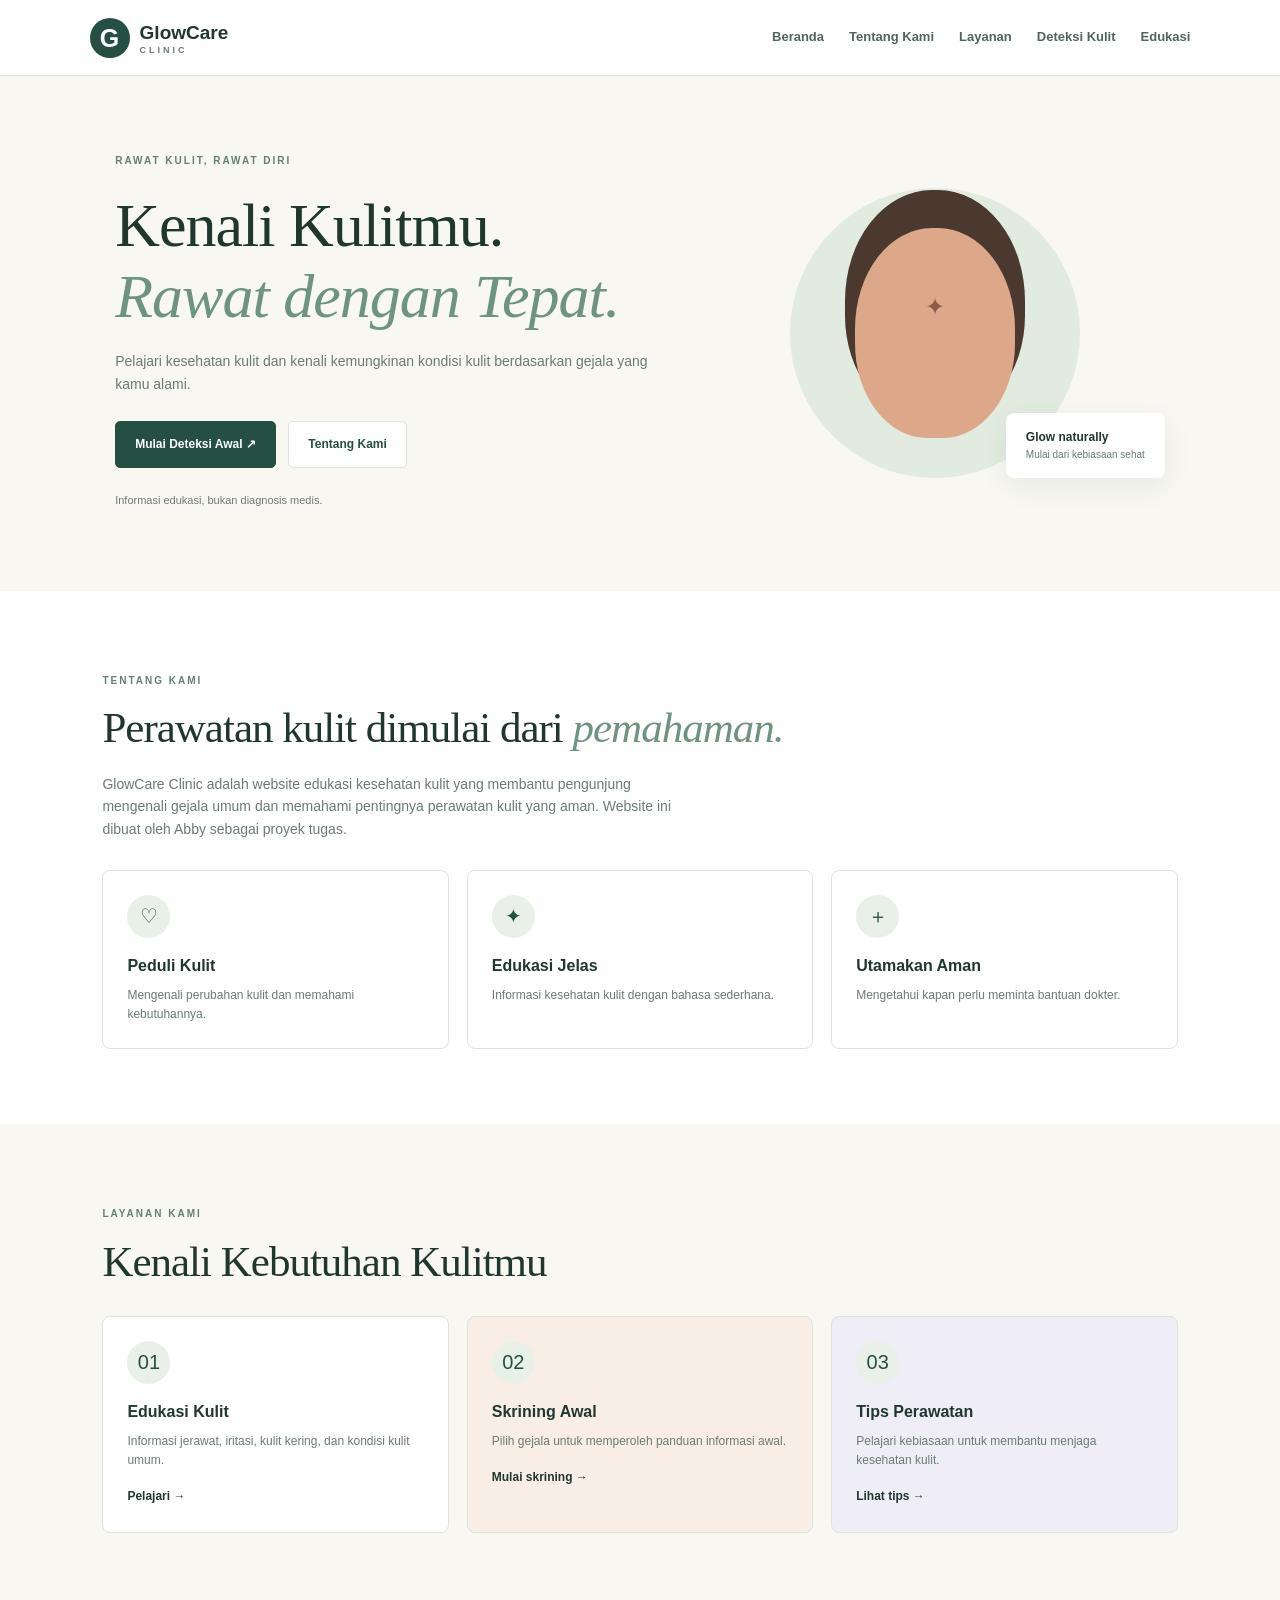
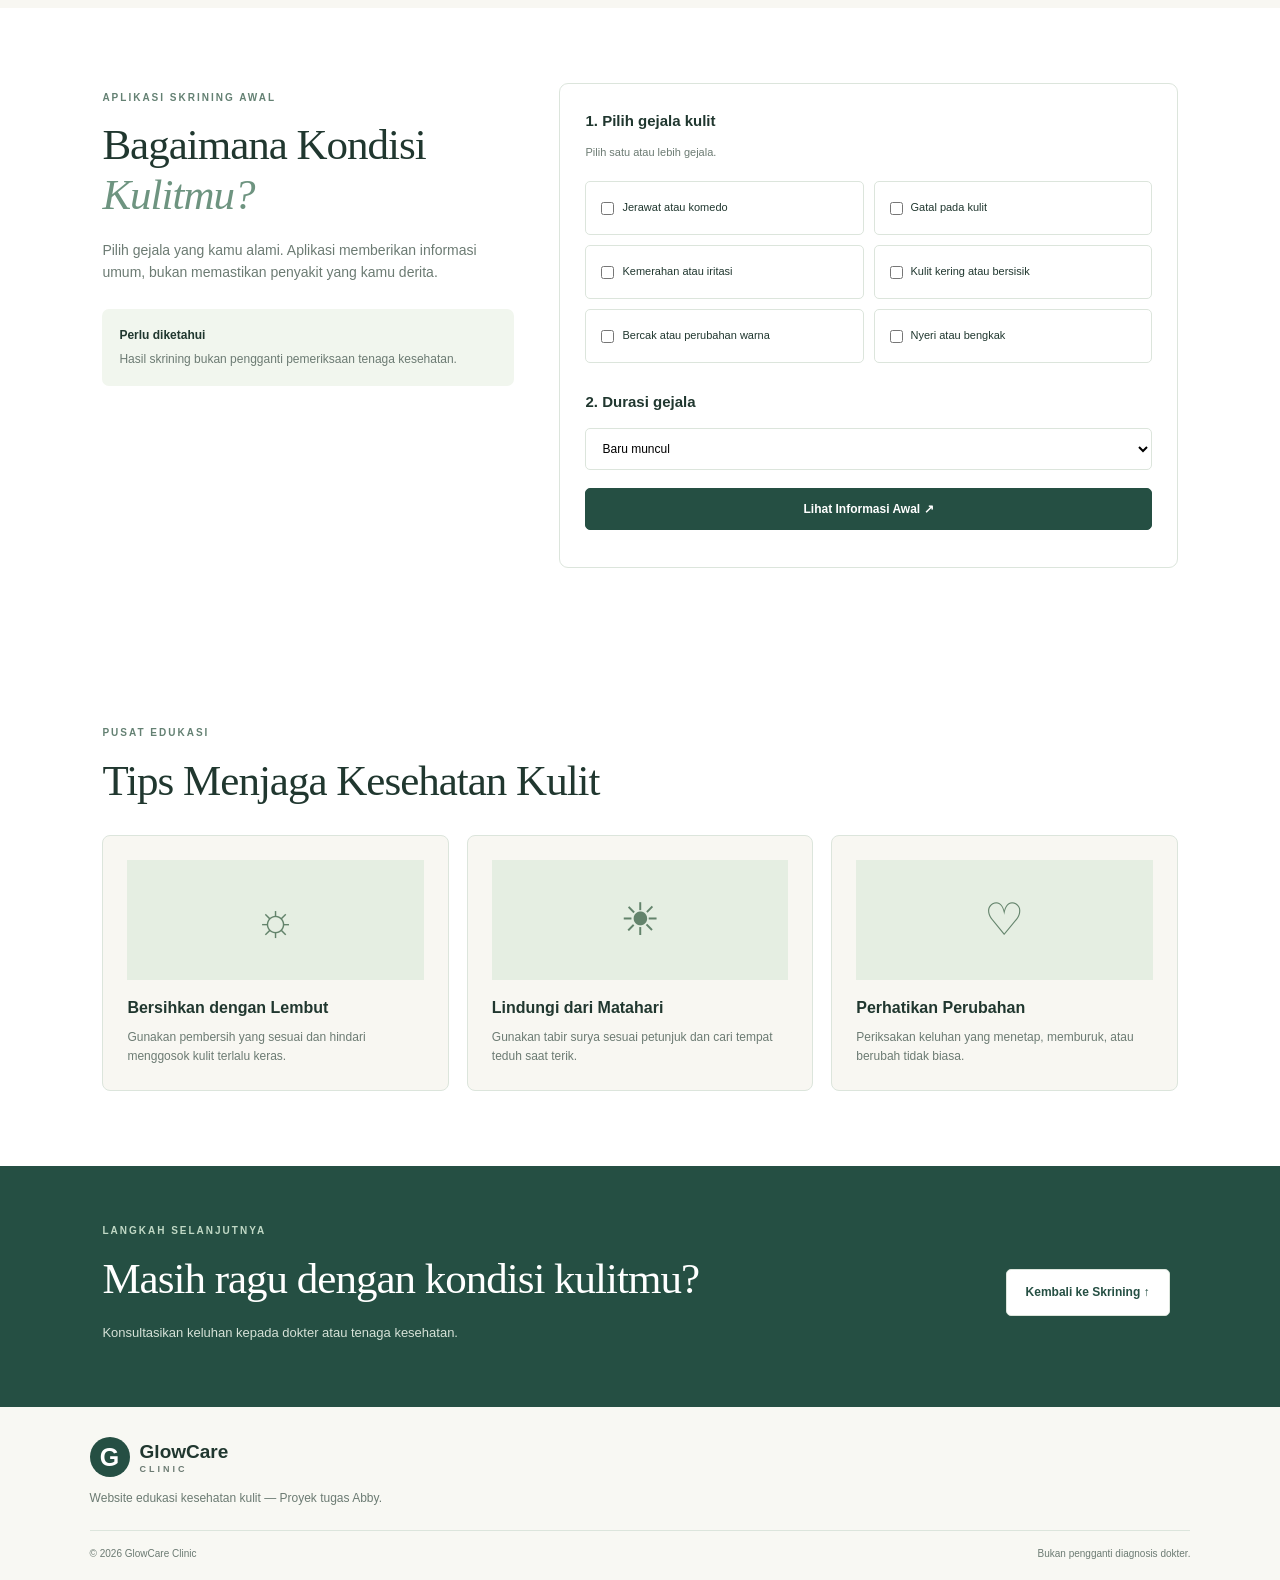
<file: index.html>
<!DOCTYPE html>
<html lang="id">
<head>
  <meta charset="UTF-8">
  <meta name="viewport" content="width=device-width, initial-scale=1.0">
  <meta name="description" content="GlowCare Clinic, website edukasi dan skrining awal kesehatan kulit.">
  <title>GlowCare Clinic | Kesehatan Kulit</title>
  <link rel="stylesheet" href="style.css">
</head>
<body>

<header class="header">
  <a href="#beranda" class="brand">
    <span class="logo">G</span>
    <span>GlowCare <small>CLINIC</small></span>
  </a>

  <button class="menu-toggle" id="menuToggle" aria-label="Buka menu">☰</button>

  <nav id="navMenu">
    <a href="#beranda">Beranda</a>
    <a href="#tentang">Tentang Kami</a>
    <a href="#layanan">Layanan</a>
    <a href="#deteksi">Deteksi Kulit</a>
    <a href="#edukasi">Edukasi</a>
  </nav>
</header>

<main>
  <section class="hero" id="beranda">
    <div class="hero-text">
      <span class="eyebrow">RAWAT KULIT, RAWAT DIRI</span>
      <h1>Kenali Kulitmu.<br><em>Rawat dengan Tepat.</em></h1>
      <p>
        Pelajari kesehatan kulit dan kenali kemungkinan kondisi kulit
        berdasarkan gejala yang kamu alami.
      </p>
      <a href="#deteksi" class="btn">Mulai Deteksi Awal ↗</a>
      <a href="#tentang" class="btn btn-light">Tentang Kami</a>
      <p class="note">Informasi edukasi, bukan diagnosis medis.</p>
    </div>

    <div class="hero-visual" aria-label="Ilustrasi perawatan kulit">
      <div class="circle"></div>
      <div class="face">✦</div>
      <div class="floating-card">
        <strong>Glow naturally</strong>
        <span>Mulai dari kebiasaan sehat</span>
      </div>
    </div>
  </section>

  <section class="section" id="tentang">
    <span class="eyebrow">TENTANG KAMI</span>
    <h2>Perawatan kulit dimulai dari <em>pemahaman.</em></h2>
    <p class="description">
      GlowCare Clinic adalah website edukasi kesehatan kulit yang membantu
      pengunjung mengenali gejala umum dan memahami pentingnya perawatan
      kulit yang aman. Website ini dibuat oleh Abby sebagai proyek tugas.
    </p>

    <div class="cards">
      <article class="card">
        <div class="symbol">♡</div>
        <h3>Peduli Kulit</h3>
        <p>Mengenali perubahan kulit dan memahami kebutuhannya.</p>
      </article>
      <article class="card">
        <div class="symbol">✦</div>
        <h3>Edukasi Jelas</h3>
        <p>Informasi kesehatan kulit dengan bahasa sederhana.</p>
      </article>
      <article class="card">
        <div class="symbol">＋</div>
        <h3>Utamakan Aman</h3>
        <p>Mengetahui kapan perlu meminta bantuan dokter.</p>
      </article>
    </div>
  </section>

  <section class="section services" id="layanan">
    <span class="eyebrow">LAYANAN KAMI</span>
    <h2>Kenali Kebutuhan Kulitmu</h2>

    <div class="cards">
      <article class="card">
        <div class="symbol">01</div>
        <h3>Edukasi Kulit</h3>
        <p>Informasi jerawat, iritasi, kulit kering, dan kondisi kulit umum.</p>
        <a href="#edukasi">Pelajari →</a>
      </article>
      <article class="card">
        <div class="symbol">02</div>
        <h3>Skrining Awal</h3>
        <p>Pilih gejala untuk memperoleh panduan informasi awal.</p>
        <a href="#deteksi">Mulai skrining →</a>
      </article>
      <article class="card">
        <div class="symbol">03</div>
        <h3>Tips Perawatan</h3>
        <p>Pelajari kebiasaan untuk membantu menjaga kesehatan kulit.</p>
        <a href="#edukasi">Lihat tips →</a>
      </article>
    </div>
  </section>

  <section class="section detector" id="deteksi">
    <div class="detector-intro">
      <span class="eyebrow">APLIKASI SKRINING AWAL</span>
      <h2>Bagaimana Kondisi <em>Kulitmu?</em></h2>
      <p class="description">
        Pilih gejala yang kamu alami. Aplikasi memberikan informasi umum,
        bukan memastikan penyakit yang kamu derita.
      </p>
      <div class="notice">
        <strong>Perlu diketahui</strong>
        <p>Hasil skrining bukan pengganti pemeriksaan tenaga kesehatan.</p>
      </div>
    </div>

    <form id="skinForm" class="form-box">
      <h3>1. Pilih gejala kulit</h3>
      <p class="small">Pilih satu atau lebih gejala.</p>

      <div class="symptoms">
        <label class="symptom">
          <input type="checkbox" name="symptom" value="jerawat">
          <span>Jerawat atau komedo</span>
        </label>
        <label class="symptom">
          <input type="checkbox" name="symptom" value="gatal">
          <span>Gatal pada kulit</span>
        </label>
        <label class="symptom">
          <input type="checkbox" name="symptom" value="merah">
          <span>Kemerahan atau iritasi</span>
        </label>
        <label class="symptom">
          <input type="checkbox" name="symptom" value="kering">
          <span>Kulit kering atau bersisik</span>
        </label>
        <label class="symptom">
          <input type="checkbox" name="symptom" value="bercak">
          <span>Bercak atau perubahan warna</span>
        </label>
        <label class="symptom">
          <input type="checkbox" name="symptom" value="nyeri">
          <span>Nyeri atau bengkak</span>
        </label>
      </div>

      <h3>2. Durasi gejala</h3>
      <select name="duration" id="duration">
        <option value="baru">Baru muncul</option>
        <option value="minggu">Beberapa hari hingga minggu</option>
        <option value="lama">Sudah lama atau berulang</option>
      </select>

      <button type="submit" class="btn submit-btn">
        Lihat Informasi Awal ↗
      </button>
      <p id="formError" class="error" role="alert"></p>
      <div id="result" class="result" aria-live="polite" hidden></div>
    </form>
  </section>

  <section class="section" id="edukasi">
    <span class="eyebrow">PUSAT EDUKASI</span>
    <h2>Tips Menjaga Kesehatan Kulit</h2>

    <div class="cards">
      <article class="card education">
        <div class="education-icon">☼</div>
        <h3>Bersihkan dengan Lembut</h3>
        <p>Gunakan pembersih yang sesuai dan hindari menggosok kulit terlalu keras.</p>
      </article>
      <article class="card education">
        <div class="education-icon">☀</div>
        <h3>Lindungi dari Matahari</h3>
        <p>Gunakan tabir surya sesuai petunjuk dan cari tempat teduh saat terik.</p>
      </article>
      <article class="card education">
        <div class="education-icon">♡</div>
        <h3>Perhatikan Perubahan</h3>
        <p>Periksakan keluhan yang menetap, memburuk, atau berubah tidak biasa.</p>
      </article>
    </div>
  </section>

  <section class="closing">
    <div>
      <span class="eyebrow">LANGKAH SELANJUTNYA</span>
      <h2>Masih ragu dengan kondisi kulitmu?</h2>
      <p>Konsultasikan keluhan kepada dokter atau tenaga kesehatan.</p>
    </div>
    <a class="btn btn-light" href="#deteksi">Kembali ke Skrining ↑</a>
  </section>
</main>

<footer class="footer">
  <a href="#beranda" class="brand">
    <span class="logo">G</span>
    <span>GlowCare <small>CLINIC</small></span>
  </a>
  <p>Website edukasi kesehatan kulit — Proyek tugas Abby.</p>
  <div class="footer-bottom">
    <span>© <span id="year"></span> GlowCare Clinic</span>
    <span>Bukan pengganti diagnosis dokter.</span>
  </div>
</footer>

<script src="app.js"></script>
</body>
</html>
</file>
<file: style.css>
:root {
  --green: #254f43;
  --green-light: #e8f0e8;
  --cream: #f8f7f2;
  --text: #20372f;
  --muted: #6c7b73;
  --border: #dce5dc;
}

* {
  box-sizing: border-box;
}

html {
  scroll-behavior: smooth;
  scroll-padding-top: 90px;
}

body {
  margin: 0;
  font-family: Arial, Helvetica, sans-serif;
  color: var(--text);
  background: white;
  line-height: 1.6;
}

a {
  color: inherit;
  text-decoration: none;
}

.header {
  position: sticky;
  top: 0;
  z-index: 10;
  min-height: 76px;
  padding: 12px 7%;
  display: flex;
  align-items: center;
  justify-content: space-between;
  gap: 20px;
  background: white;
  border-bottom: 1px solid var(--border);
}

.brand {
  display: flex;
  align-items: center;
  gap: 10px;
  font-size: 19px;
  font-weight: bold;
}

.brand small {
  display: block;
  font-size: 9px;
  letter-spacing: 3px;
  color: var(--muted);
  margin-top: -5px;
}

.logo {
  display: grid;
  place-items: center;
  width: 40px;
  height: 40px;
  border-radius: 50%;
  color: white;
  background: var(--green);
  font-size: 25px;
}

nav {
  display: flex;
  align-items: center;
  gap: 25px;
}

nav a {
  font-size: 13px;
  font-weight: bold;
  color: #52655b;
}

nav a:hover,
.card a:hover {
  color: #6b9479;
}

.menu-toggle {
  display: none;
  background: none;
  border: none;
  font-size: 26px;
  color: var(--green);
  cursor: pointer;
}

.hero {
  min-height: 510px;
  padding: 70px 9%;
  display: grid;
  grid-template-columns: 1.1fr 0.9fr;
  align-items: center;
  gap: 30px;
  background: var(--cream);
  overflow: hidden;
}

.eyebrow {
  color: #648173;
  font-size: 10px;
  font-weight: bold;
  letter-spacing: 2px;
}

.hero h1,
.section h2,
.detector h2,
.closing h2 {
  font-family: Georgia, "Times New Roman", serif;
  font-size: clamp(32px, 4.5vw, 52px);
  line-height: 1.15;
  letter-spacing: -1px;
  font-weight: normal;
}

.hero h1 {
  margin: 18px 0;
  font-size: clamp(40px, 5vw, 62px);
}

em {
  color: #6e9480;
}

.hero-text > p,
.description {
  color: var(--muted);
  font-size: 14px;
  max-width: 570px;
}

.btn {
  display: inline-block;
  padding: 13px 19px;
  margin: 12px 8px 0 0;
  border: 1px solid var(--green);
  border-radius: 5px;
  background: var(--green);
  color: white;
  font-size: 12px;
  font-weight: bold;
  font-family: inherit;
  cursor: pointer;
  transition: 0.2s;
}

.btn:hover {
  background: #193d33;
  transform: translateY(-2px);
}

.btn-light {
  color: var(--green);
  background: white;
  border-color: var(--border);
}

.btn-light:hover {
  color: white;
}

.hero-text .note {
  margin-top: 24px;
  font-size: 11px;
}

.hero-visual {
  height: 350px;
  position: relative;
  display: grid;
  place-items: center;
}

.circle {
  width: 290px;
  height: 290px;
  position: absolute;
  border-radius: 50%;
  background: #e1ebdf;
}

.face {
  width: 160px;
  height: 210px;
  z-index: 1;
  display: grid;
  place-items: start center;
  padding-top: 60px;
  border-radius: 48% 48% 45% 45%;
  background: #dca889;
  box-shadow: 0 -28px 0 10px #4b382f;
  color: #8b5d46;
  font-size: 24px;
}

.floating-card {
  position: absolute;
  right: 0;
  bottom: 30px;
  z-index: 2;
  padding: 15px 20px;
  border-radius: 8px;
  background: white;
  box-shadow: 0 8px 30px #20372f12;
}

.floating-card strong,
.floating-card span {
  display: block;
}

.floating-card strong {
  font-size: 12px;
}

.floating-card span {
  font-size: 10px;
  color: var(--muted);
}

.section {
  padding: 75px 8%;
}

.section h2,
.detector h2,
.closing h2 {
  margin: 12px 0 20px;
  font-size: clamp(30px, 4vw, 43px);
}

.cards {
  display: grid;
  grid-template-columns: repeat(3, minmax(0, 1fr));
  gap: 18px;
  margin-top: 30px;
}

.card {
  padding: 24px;
  border: 1px solid var(--border);
  border-radius: 8px;
  background: white;
}

.symbol {
  display: grid;
  place-items: center;
  width: 43px;
  height: 43px;
  border-radius: 50%;
  background: var(--green-light);
  color: var(--green);
  font-size: 20px;
}

.card h3 {
  margin: 15px 0 7px;
  font-size: 16px;
}

.card p {
  margin: 0;
  color: var(--muted);
  font-size: 12px;
}

.services,
.education {
  background: var(--cream);
}

.services .card:nth-child(2) {
  background: #f8eee5;
}

.services .card:nth-child(3) {
  background: #efedf5;
}

.card a {
  display: inline-block;
  margin-top: 17px;
  font-size: 12px;
  font-weight: bold;
}

.detector {
  display: grid;
  grid-template-columns: 0.8fr 1.2fr;
  align-items: start;
  gap: 45px;
}

.notice {
  margin-top: 25px;
  padding: 17px;
  border-radius: 7px;
  background: #f1f6ee;
  font-size: 12px;
}

.notice p {
  margin: 5px 0 0;
  color: var(--muted);
}

.form-box {
  padding: 25px;
  border: 1px solid var(--border);
  border-radius: 9px;
}

.form-box h3 {
  margin: 0;
  font-size: 15px;
}

.small {
  color: var(--muted);
  font-size: 11px;
}

.symptoms {
  display: grid;
  grid-template-columns: 1fr 1fr;
  gap: 10px;
  margin: 20px 0 27px;
}

.symptom {
  display: flex;
  align-items: center;
  min-height: 54px;
  padding: 11px;
  border: 1px solid var(--border);
  border-radius: 5px;
  cursor: pointer;
  font-size: 11px;
  transition: 0.2s;
}

.symptom:has(input:checked) {
  background: var(--green-light);
  border-color: #70947b;
}

.symptom input {
  margin-right: 8px;
  accent-color: var(--green);
}

.form-box select {
  display: block;
  width: 100%;
  padding: 12px;
  margin: 14px 0 18px;
  border: 1px solid var(--border);
  border-radius: 5px;
  background: white;
  font: inherit;
  font-size: 12px;
}

.submit-btn {
  width: 100%;
  margin: 0;
}

.error {
  color: #a13e35;
  font-size: 12px;
}

.result {
  margin-top: 20px;
  padding: 18px;
  border-left: 4px solid #77967c;
  border-radius: 5px;
  background: #f2f6ef;
}

.result h3 {
  font-family: Georgia, serif;
  font-size: 22px;
}

.result p,
.result li {
  font-size: 12px;
}

.result li {
  margin-bottom: 7px;
}

.result .warning {
  padding: 12px;
  border-radius: 5px;
  background: #fff1df;
  color: #805d37;
}

.education .card {
  padding: 0;
  overflow: hidden;
}

.education-icon {
  display: grid;
  place-items: center;
  height: 120px;
  background: #e5eee2;
  color: #63836b;
  font-size: 45px;
}

.education .card:nth-child(2) .education-icon {
  background: #f7e7d8;
}

.education .card:nth-child(3) .education-icon {
  background: #e9e5f0;
}

.education .card h3,
.education .card p {
  margin-left: 18px;
  margin-right: 18px;
}

.education .card h3 {
  margin-top: 18px;
}

.education .card p {
  margin-bottom: 20px;
}

.closing {
  padding: 50px 8%;
  display: flex;
  justify-content: space-between;
  align-items: center;
  gap: 25px;
  background: var(--green);
  color: white;
}

.closing .eyebrow {
  color: #c0d8c5;
}

.closing h2 {
  max-width: 600px;
}

.closing p {
  font-size: 13px;
  color: #d5e1d7;
}

.closing .btn {
  flex-shrink: 0;
}

.footer {
  padding: 30px 7% 18px;
  background: #f8f8f3;
}

.footer > p {
  color: var(--muted);
  font-size: 12px;
}

.footer-bottom {
  display: flex;
  justify-content: space-between;
  gap: 15px;
  margin-top: 22px;
  padding-top: 15px;
  border-top: 1px solid var(--border);
  color: var(--muted);
  font-size: 10px;
}

[hidden] {
  display: none !important;
}

@media (max-width: 800px) {
  .header {
    padding: 12px 5%;
  }

  nav {
    gap: 12px;
  }

  nav a {
    font-size: 11px;
  }

  .hero {
    padding: 55px 6%;
  }

  .detector {
    gap: 25px;
  }
}

@media (max-width: 650px) {
  .header {
    min-height: 68px;
  }

  .menu-toggle {
    display: block;
  }

  nav {
    display: none;
    position: absolute;
    top: 68px;
    left: 0;
    right: 0;
    padding: 12px 6% 20px;
    flex-direction: column;
    align-items: stretch;
    gap: 0;
    background: white;
    border-bottom: 1px solid var(--border);
  }

  nav.open {
    display: flex;
  }

  nav a {
    padding: 12px 0;
    border-bottom: 1px solid #edf0eb;
    font-size: 13px;
  }

  .hero {
    grid-template-columns: 1fr;
    padding: 45px 7% 25px;
  }

  .hero h1 {
    font-size: 43px;
  }

  .hero-visual {
    height: 280px;
  }

  .circle {
    width: 230px;
    height: 230px;
  }

  .face {
    transform: scale(0.85);
  }

  .section {
    padding: 55px 6%;
  }

  .cards {
    grid-template-columns: 1fr;
  }

  .detector {
    grid-template-columns: 1fr;
  }

  .form-box {
    padding: 18px;
  }

  .symptoms {
    grid-template-columns: 1fr;
  }

  .closing {
    padding: 40px 6%;
    align-items: flex-start;
    flex-direction: column;
  }

  .footer-bottom {
    flex-direction: column;
  }
}
</file>
